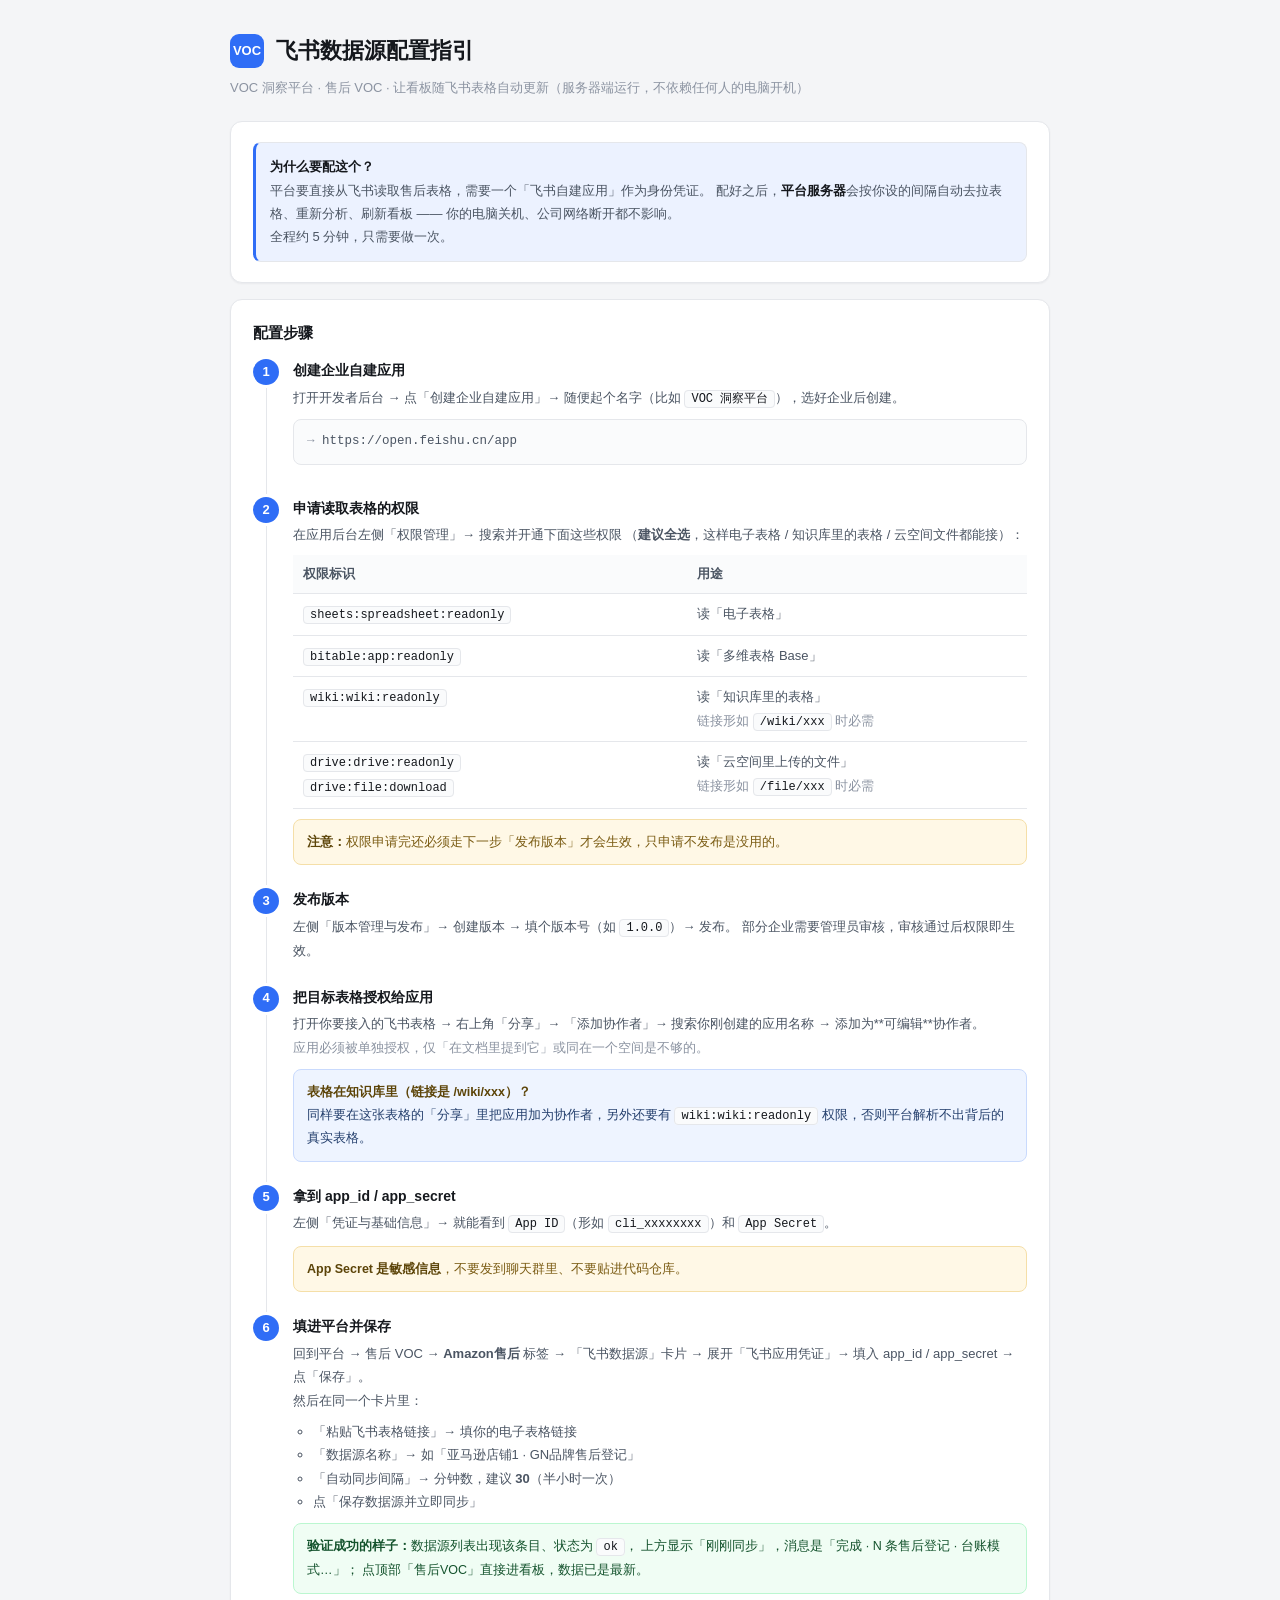
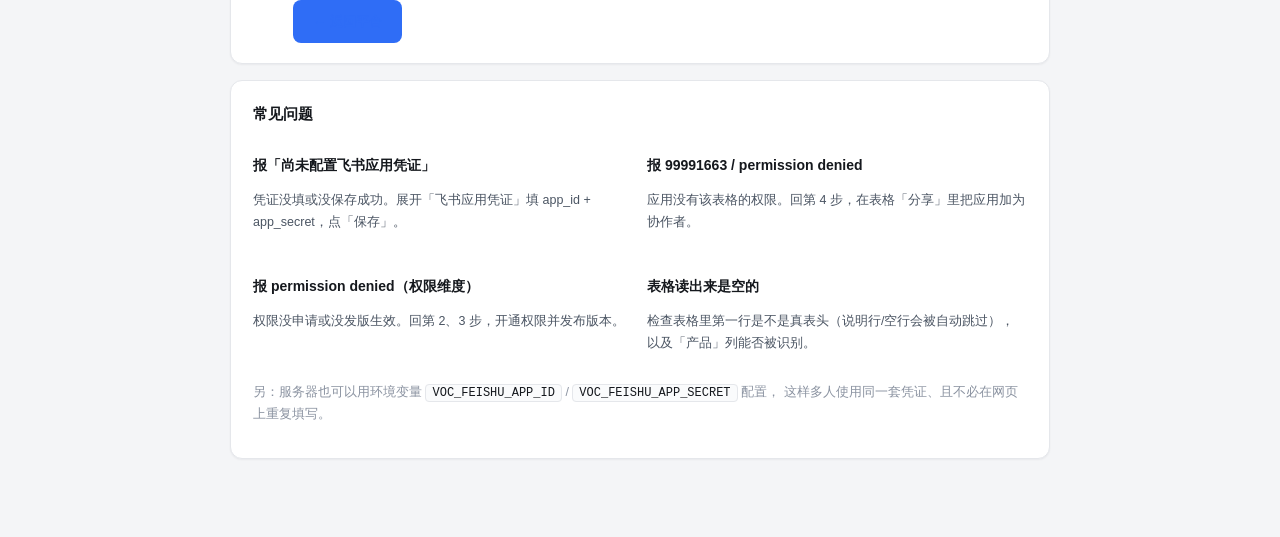
<file: web/feishu-guide.html>
<!DOCTYPE html>
<html lang="zh-CN">
<head>
<meta charset="utf-8">
<meta name="viewport" content="width=device-width, initial-scale=1">
<title>飞书数据源配置指引 · VOC 洞察平台</title>
<style>
  :root{
    --bg:#f4f5f7; --surface:#fff; --surface-2:#fafbfc;
    --border:#e5e7eb; --border-strong:#d5d8de;
    --text:#15181d; --text-2:#4b5563; --text-3:#8b93a1;
    --accent:#2f6df6; --accent-soft:rgba(47,109,246,.09);
    --pos:#16a34a; --neg:#e5484d; --neu:#94a3b8;
    --radius:12px; --radius-sm:8px; --shadow-sm:0 1px 2px rgba(16,24,40,.05);
  }
  *{box-sizing:border-box}
  body{
    margin:0; background:var(--bg); color:var(--text);
    font:14px/1.75 -apple-system,BlinkMacSystemFont,"Segoe UI","PingFang SC",
         "Microsoft YaHei",Helvetica,Arial,sans-serif;
  }
  .wrap{max-width:860px;margin:0 auto;padding:32px 20px 72px}
  .head{display:flex;align-items:center;gap:12px;margin-bottom:6px}
  .logo{width:34px;height:34px;border-radius:9px;background:var(--accent);color:#fff;
        display:flex;align-items:center;justify-content:center;font-weight:800;font-size:13px}
  h1{font-size:22px;margin:0;font-weight:700}
  .sub{color:var(--text-3);font-size:13px;margin:0 0 22px}
  .card{background:var(--surface);border:1px solid var(--border);border-radius:var(--radius);
        padding:20px 22px;margin-bottom:16px;box-shadow:var(--shadow-sm)}
  h2{font-size:15px;margin:0 0 12px;font-weight:650}
  .why{background:var(--accent-soft);border:1px solid var(--border);
       border-left:3px solid var(--accent);border-radius:var(--radius-sm);
       padding:12px 14px;font-size:13px;color:var(--text-2);line-height:1.8}
  .why b{color:var(--text)}
  ol.steps{list-style:none;counter-reset:s;padding:0;margin:0}
  ol.steps > li{counter-increment:s;position:relative;padding:0 0 22px 40px}
  ol.steps > li:last-child{padding-bottom:0}
  ol.steps > li::before{
    content:counter(s);position:absolute;left:0;top:1px;width:26px;height:26px;
    border-radius:50%;background:var(--accent);color:#fff;font-size:13px;font-weight:700;
    display:flex;align-items:center;justify-content:center}
  ol.steps > li::after{
    content:"";position:absolute;left:13px;top:30px;bottom:2px;width:1px;background:var(--border)}
  ol.steps > li:last-child::after{display:none}
  .st-title{font-weight:650;font-size:14px;margin-bottom:3px}
  .st-body{font-size:13px;color:var(--text-2);line-height:1.8}
  .st-body a{color:var(--accent);text-decoration:none;border-bottom:1px solid var(--accent-ring)}
  code{background:var(--surface-2);border:1px solid var(--border);border-radius:4px;
       padding:1px 6px;font-size:12px;font-family:ui-monospace,Menlo,Consolas,monospace;color:var(--text)}
  .path{background:var(--surface-2);border:1px solid var(--border);border-radius:var(--radius-sm);
        padding:10px 13px;margin:9px 0;font-size:12.5px;color:var(--text-2);
        font-family:ui-monospace,Menlo,Consolas,monospace;line-height:1.9}
  .path .k{color:var(--text-3)}
  table{width:100%;border-collapse:collapse;font-size:13px;margin-top:8px}
  th,td{text-align:left;padding:8px 10px;border-bottom:1px solid var(--border);vertical-align:top}
  th{background:var(--surface-2);font-weight:600;font-size:12.5px;color:var(--text-2)}
  .tip{background:#fff8e6;border:1px solid #f5dfa8;border-radius:var(--radius-sm);
       padding:11px 13px;font-size:12.5px;color:#7a5b12;margin-top:10px;line-height:1.8}
  .tip b{color:#5c4408}
  .ok{background:#f0fdf4;border:1px solid #bbf7d0;border-radius:var(--radius-sm);
      padding:11px 13px;font-size:12.5px;color:#14532d;margin-top:10px;line-height:1.8}
  .btn{display:inline-block;background:var(--accent);color:#fff;text-decoration:none;
       padding:10px 20px;border-radius:var(--radius-sm);font-size:13px;font-weight:600;margin-top:6px}
  .btn.ghost{background:transparent;color:var(--accent);border:1px solid var(--border-strong)}
  .two{display:grid;grid-template-columns:1fr 1fr;gap:14px}
  @media(max-width:640px){.two{grid-template-columns:1fr}}
  .mini{font-size:12.5px;color:var(--text-3)}
</style>
</head>
<body>
<div class="wrap">
  <div class="head">
    <div class="logo">VOC</div>
    <div><h1>飞书数据源配置指引</h1></div>
  </div>
  <p class="sub">VOC 洞察平台 · 售后 VOC · 让看板随飞书表格自动更新（服务器端运行，不依赖任何人的电脑开机）</p>

  <div class="card">
    <div class="why">
      <b>为什么要配这个？</b><br>
      平台要直接从飞书读取售后表格，需要一个「飞书自建应用」作为身份凭证。
      配好之后，<b>平台服务器</b>会按你设的间隔自动去拉表格、重新分析、刷新看板 ——
      你的电脑关机、公司网络断开都不影响。<br>
      全程约 5 分钟，只需要做一次。
    </div>
  </div>

  <div class="card">
    <h2>配置步骤</h2>
    <ol class="steps">
      <li>
        <div class="st-title">创建企业自建应用</div>
        <div class="st-body">
          打开开发者后台 → 点「创建企业自建应用」→ 随便起个名字（比如 <code>VOC 洞察平台</code>），选好企业后创建。
          <div class="path"><span class="k">→</span> https://open.feishu.cn/app</div>
        </div>
      </li>
      <li>
        <div class="st-title">申请读取表格的权限</div>
        <div class="st-body">
          在应用后台左侧「权限管理」→ 搜索并开通下面这些权限
          （<b>建议全选</b>，这样电子表格 / 知识库里的表格 / 云空间文件都能接）：
          <table>
            <tr><th>权限标识</th><th>用途</th></tr>
            <tr><td><code>sheets:spreadsheet:readonly</code></td><td>读「电子表格」</td></tr>
            <tr><td><code>bitable:app:readonly</code></td><td>读「多维表格 Base」</td></tr>
            <tr><td><code>wiki:wiki:readonly</code></td><td>读「知识库里的表格」<br><span class="mini">链接形如 <code>/wiki/xxx</code> 时必需</span></td></tr>
            <tr><td><code>drive:drive:readonly</code><br><code>drive:file:download</code></td><td>读「云空间里上传的文件」<br><span class="mini">链接形如 <code>/file/xxx</code> 时必需</span></td></tr>
          </table>
          <div class="tip">
            <b>注意：</b>权限申请完还必须走下一步「发布版本」才会生效，只申请不发布是没用的。
          </div>
        </div>
      </li>
      <li>
        <div class="st-title">发布版本</div>
        <div class="st-body">
          左侧「版本管理与发布」→ 创建版本 → 填个版本号（如 <code>1.0.0</code>）→ 发布。
          部分企业需要管理员审核，审核通过后权限即生效。
        </div>
      </li>
      <li>
        <div class="st-title">把目标表格授权给应用</div>
        <div class="st-body">
          打开你要接入的飞书表格 → 右上角「分享」→ 「添加协作者」→ 搜索你刚创建的应用名称 → 添加为**可编辑**协作者。<br>
          <span class="mini">应用必须被单独授权，仅「在文档里提到它」或同在一个空间是不够的。</span>
          <div class="tip" style="background:#eef4ff;border-color:#c9dafd;color:#25406e">
            <b>表格在知识库里（链接是 /wiki/xxx）？</b><br>
            同样要在这张表格的「分享」里把应用加为协作者，另外还要有
            <code>wiki:wiki:readonly</code> 权限，否则平台解析不出背后的真实表格。
          </div>
        </div>
      </li>
      <li>
        <div class="st-title">拿到 app_id / app_secret</div>
        <div class="st-body">
          左侧「凭证与基础信息」→ 就能看到 <code>App ID</code>（形如 <code>cli_xxxxxxxx</code>）和 <code>App Secret</code>。
          <div class="tip"><b>App Secret 是敏感信息</b>，不要发到聊天群里、不要贴进代码仓库。</div>
        </div>
      </li>
      <li>
        <div class="st-title">填进平台并保存</div>
        <div class="st-body">
          回到平台 → 售后 VOC → <b>Amazon售后</b> 标签 → 「飞书数据源」卡片 → 展开「飞书应用凭证」→
          填入 app_id / app_secret → 点「保存」。<br>
          然后在同一个卡片里：
          <ul style="margin:8px 0 0;padding-left:20px">
            <li>「粘贴飞书表格链接」→ 填你的电子表格链接</li>
            <li>「数据源名称」→ 如「亚马逊店铺1 · GN品牌售后登记」</li>
            <li>「自动同步间隔」→ 分钟数，建议 <b>30</b>（半小时一次）</li>
            <li>点「保存数据源并立即同步」</li>
          </ul>
          <div class="ok">
            <b>验证成功的样子：</b>数据源列表出现该条目、状态为 <code>ok</code>，
            上方显示「刚刚同步」，消息是「完成 · N 条售后登记 · 台账模式…」；
            点顶部「售后VOC」直接进看板，数据已是最新。
          </div>
          <a class="btn" href="/">← 返回平台</a>
        </div>
      </li>
    </ol>
  </div>

  <div class="card">
    <h2>常见问题</h2>
    <div class="two">
      <div>
        <p class="st-title" style="font-weight:650">报「尚未配置飞书应用凭证」</p>
        <p class="mini" style="color:var(--text-2)">凭证没填或没保存成功。展开「飞书应用凭证」填 app_id + app_secret，点「保存」。</p>
      </div>
      <div>
        <p class="st-title" style="font-weight:650">报 99991663 / permission denied</p>
        <p class="mini" style="color:var(--text-2)">应用没有该表格的权限。回第 4 步，在表格「分享」里把应用加为协作者。</p>
      </div>
      <div>
        <p class="st-title" style="font-weight:650">报 permission denied（权限维度）</p>
        <p class="mini" style="color:var(--text-2)">权限没申请或没发版生效。回第 2、3 步，开通权限并发布版本。</p>
      </div>
      <div>
        <p class="st-title" style="font-weight:650">表格读出来是空的</p>
        <p class="mini" style="color:var(--text-2)">检查表格里第一行是不是真表头（说明行/空行会被自动跳过），以及「产品」列能否被识别。</p>
      </div>
    </div>
    <p class="mini" style="margin-top:14px">
      另：服务器也可以用环境变量 <code>VOC_FEISHU_APP_ID</code> / <code>VOC_FEISHU_APP_SECRET</code> 配置，
      这样多人使用同一套凭证、且不必在网页上重复填写。
    </p>
  </div>
</div>
</body>
</html>
</file>
